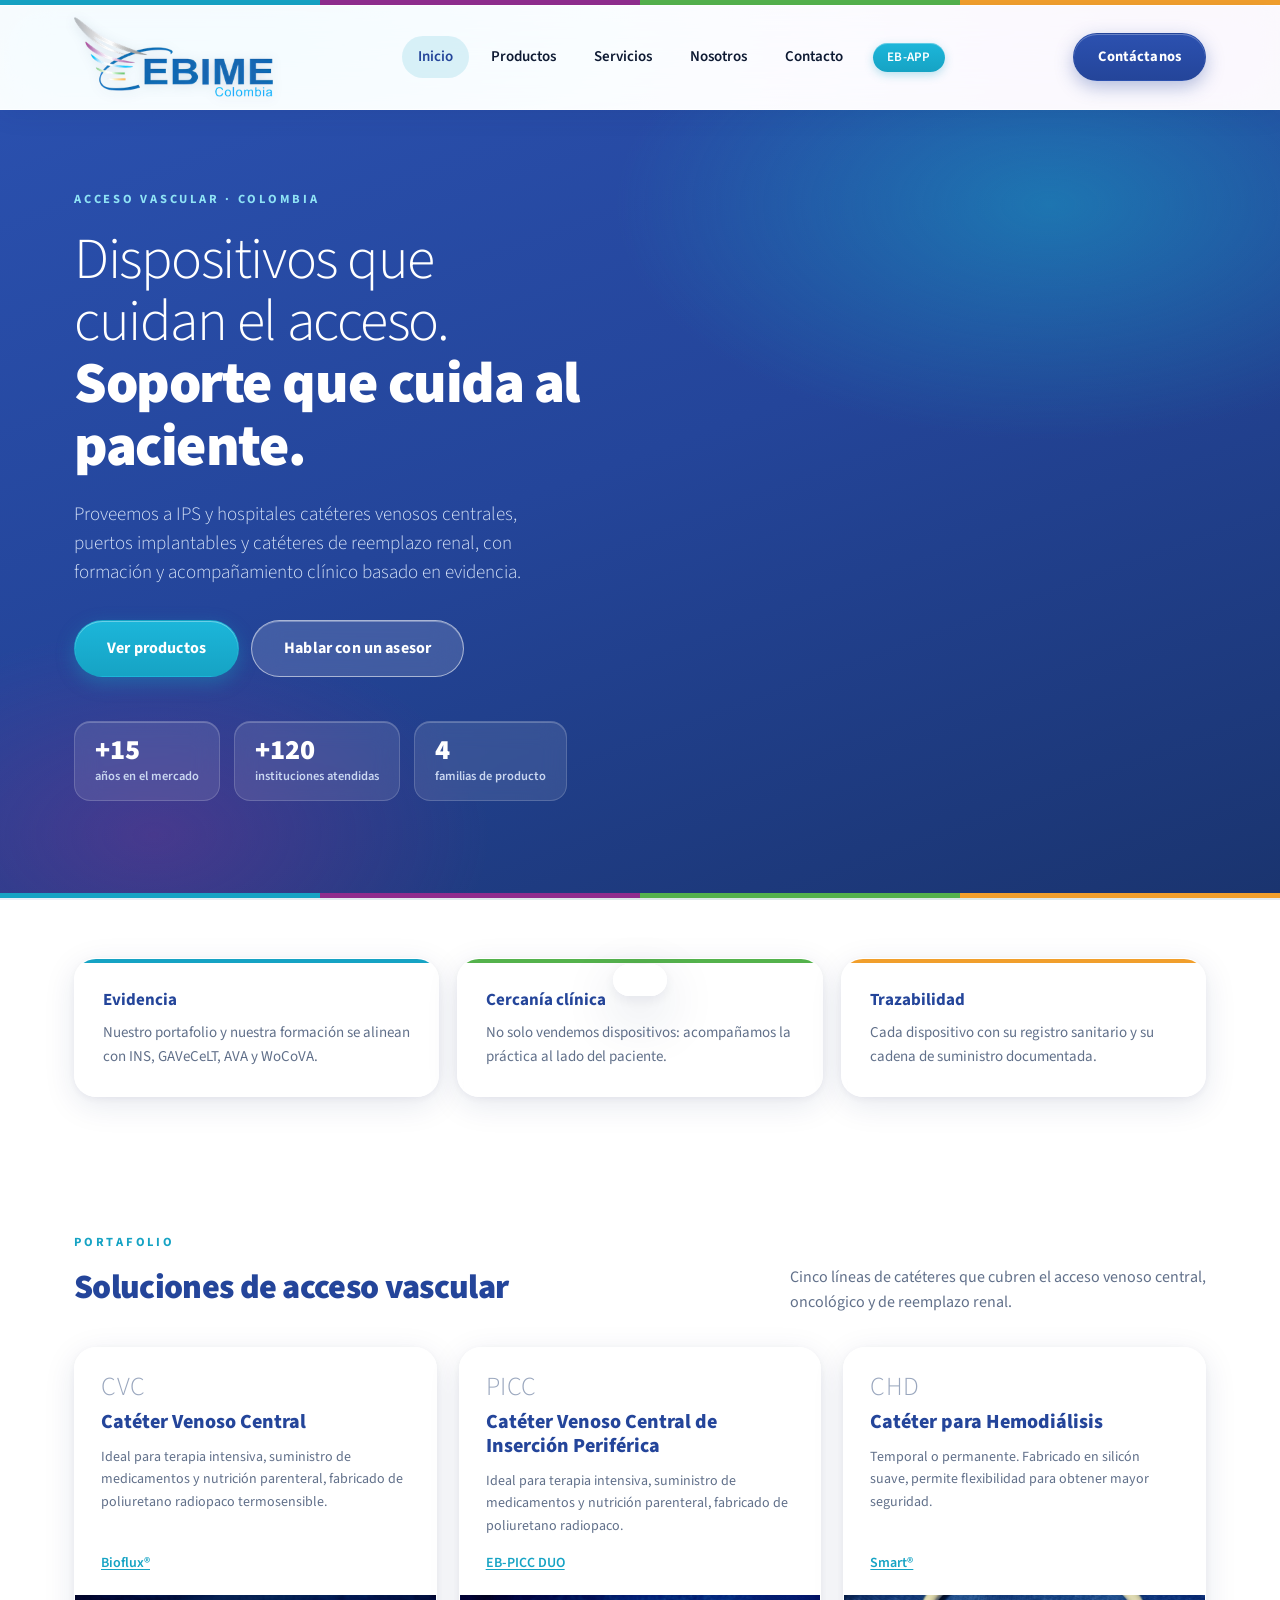
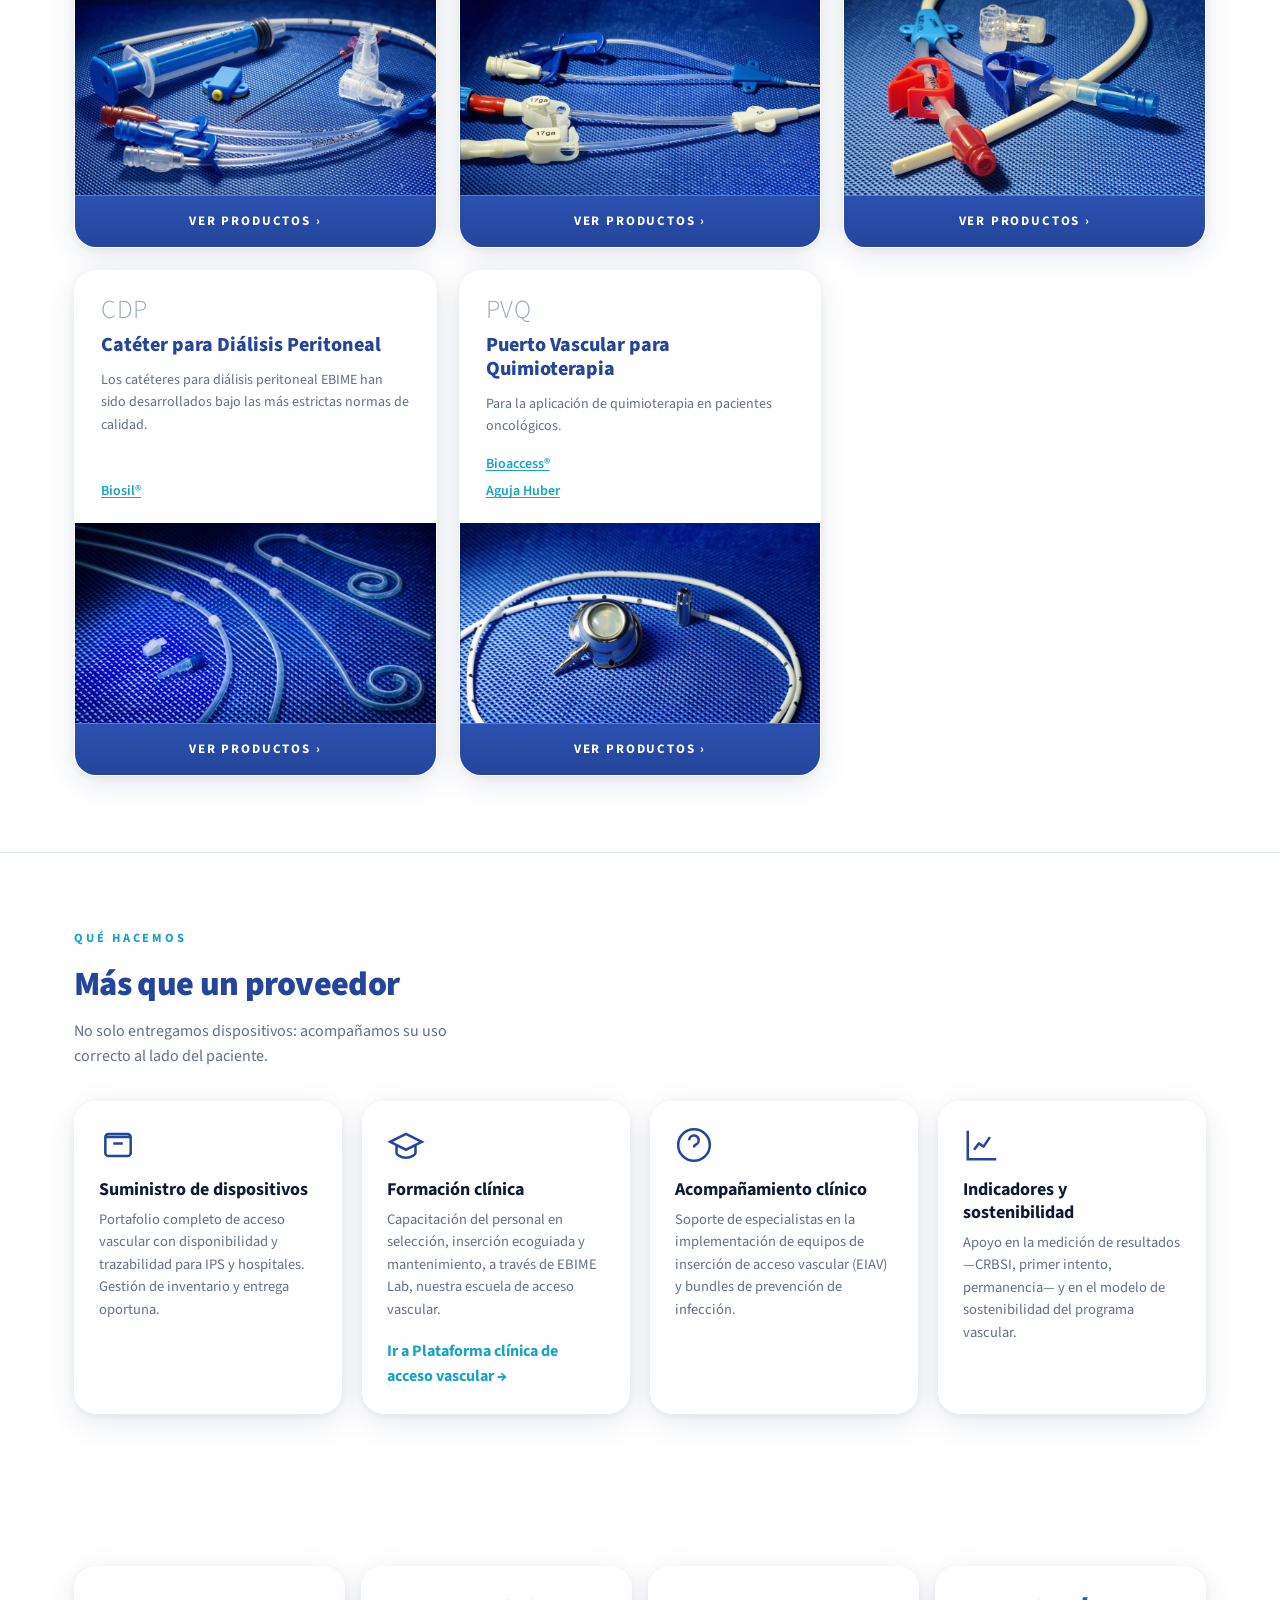
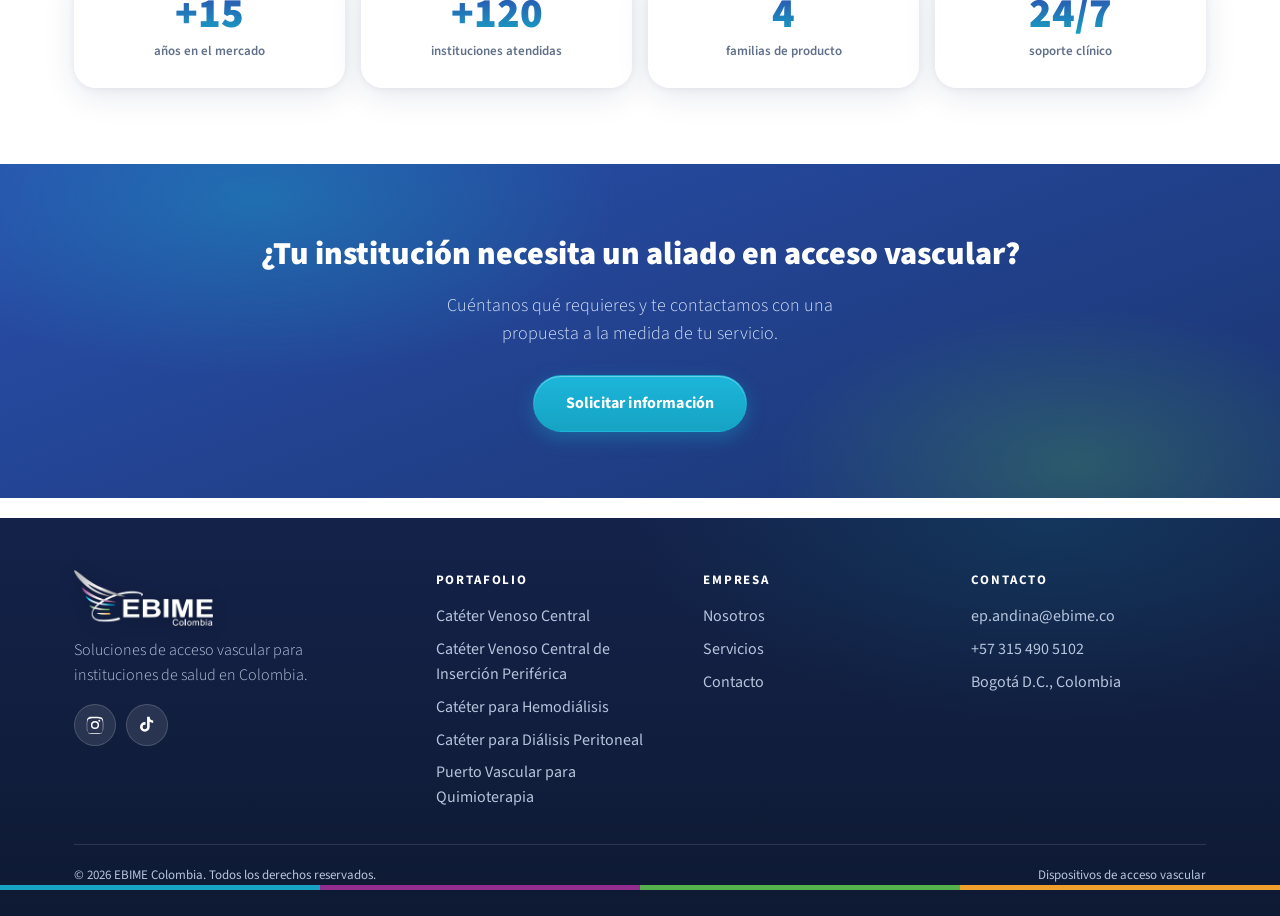
<file: index.html>
<!DOCTYPE html>
<html lang="es">
<head>
<meta charset="utf-8">
<meta name="viewport" content="width=device-width, initial-scale=1, viewport-fit=cover">
<title>EBIME Colombia — Acceso vascular</title>
<meta name="description" content="Dispositivos de acceso vascular para IPS y hospitales en Colombia: catéteres periféricos, líneas medias, PICC, centrales y puertos implantables.">
<meta name="theme-color" content="#24459A">
<link rel="icon" href="favicon.png">
<meta property="og:type" content="website">
<meta property="og:title" content="EBIME Colombia — Acceso vascular">
<meta property="og:description" content="Dispositivos que cuidan el acceso. Soporte que cuida al paciente.">
<meta property="og:image" content="og.jpg">
<meta name="twitter:card" content="summary_large_image">
<link rel="preconnect" href="https://fonts.googleapis.com">
<link rel="preconnect" href="https://fonts.gstatic.com" crossorigin>
<link href="https://fonts.googleapis.com/css2?family=Source+Sans+3:ital,wght@0,300;0,400;0,600;0,700;0,900;1,400&display=swap" rel="stylesheet">
<link rel="stylesheet" href="styles.css">
</head>
<body>
<div id="app"></div>
<div class="toast" id="toast" role="status" aria-live="polite"></div>
<script src="data.js"></script>
<script src="images.js"></script>
<script src="app.js"></script>
</body>
</html>
</file>
<file: styles.css>
:root{
  --navy:#24459A; --navy-dark:#1B3577; --navy-darker:#132A5E;
  --cyan:#16A3C4; --cyan-dark:#128FAD;
  --purple:#902D8E; --green:#54B24C; --orange:#F19F2C;
  --ink:#0E1A33; --gray:#61708A; --line:#DCE3ED; --bg:#EEF2F9; --white:#fff;
  --font:'Source Sans 3','Myriad Pro',system-ui,sans-serif;
  --wrap:1180px;
  --glass-bg:rgba(255,255,255,.62);
  --glass-bg-strong:rgba(255,255,255,.78);
  --glass-brd:rgba(255,255,255,.7);
  --glass-hi:rgba(255,255,255,.9);
  --glass-shadow:0 8px 32px rgba(20,42,94,.10),0 2px 8px rgba(20,42,94,.06);
  --glass-shadow-lg:0 20px 56px rgba(20,42,94,.16),0 4px 14px rgba(20,42,94,.08);
  --radius:22px; --radius-sm:16px; --radius-pill:999px;
}
*{box-sizing:border-box;margin:0;padding:0}
html{scroll-behavior:smooth;-webkit-text-size-adjust:100%}
body{
  font-family:var(--font);color:var(--ink);
  -webkit-font-smoothing:antialiased;line-height:1.55;
  overflow-x:hidden;
  -webkit-tap-highlight-color:transparent;
  background:
    radial-gradient(1100px 620px at 12% -8%, rgba(22,163,196,.16), transparent 60%),
    radial-gradient(1000px 560px at 92% 4%, rgba(144,45,142,.12), transparent 58%),
    radial-gradient(1200px 700px at 60% 108%, rgba(84,178,76,.12), transparent 60%),
    linear-gradient(180deg,#F3F6FC,#EAEFF8);
  background-attachment:fixed;min-height:100vh;
}
a{color:inherit;text-decoration:none}
img{max-width:100%;display:block}
.wrap{max-width:var(--wrap);margin:0 auto;padding:0 24px}
:focus-visible{outline:2px solid var(--cyan);outline-offset:2px}

.rule{display:flex;height:5px;width:100%;position:relative;z-index:2}
.rule span{flex:1}
.rule .a{background:var(--cyan)} .rule .b{background:var(--purple)}
.rule .c{background:var(--green)} .rule .d{background:var(--orange)}

.btn{
  display:inline-flex;align-items:center;justify-content:center;gap:8px;
  font-family:var(--font);font-weight:700;font-size:14.5px;
  padding:12px 24px;border-radius:var(--radius-pill);border:1px solid transparent;
  cursor:pointer;transition:transform .2s cubic-bezier(.4,0,.2,1),box-shadow .2s,background .2s,filter .2s;
  position:relative;overflow:hidden;letter-spacing:.01em;
}
.btn:active{transform:scale(.97)}
.btn-solid{background:linear-gradient(180deg,#2C51B0,#24459A);color:#fff;box-shadow:0 6px 18px rgba(36,69,154,.34),inset 0 1px 0 rgba(255,255,255,.28)}
.btn-solid:hover{filter:brightness(1.06);box-shadow:0 10px 26px rgba(36,69,154,.42),inset 0 1px 0 rgba(255,255,255,.34)}
.btn-cyan{background:linear-gradient(180deg,#1CB6DA,#16A3C4);color:#fff;box-shadow:0 6px 18px rgba(22,163,196,.36),inset 0 1px 0 rgba(255,255,255,.34)}
.btn-cyan:hover{filter:brightness(1.06);box-shadow:0 10px 26px rgba(22,163,196,.46),inset 0 1px 0 rgba(255,255,255,.4)}
.btn-ghost{background:var(--glass-bg);backdrop-filter:blur(16px) saturate(160%);-webkit-backdrop-filter:blur(16px) saturate(160%);border-color:rgba(36,69,154,.28);color:var(--navy);box-shadow:inset 0 1px 0 var(--glass-hi),0 2px 10px rgba(20,42,94,.08)}
.btn-ghost:hover{background:var(--glass-bg-strong);border-color:rgba(36,69,154,.5)}
.btn-outline{background:rgba(255,255,255,.14);backdrop-filter:blur(14px);-webkit-backdrop-filter:blur(14px);border-color:rgba(255,255,255,.55);color:#fff;box-shadow:inset 0 1px 0 rgba(255,255,255,.3)}
.btn-outline:hover{background:rgba(255,255,255,.24)}
.btn-lg{padding:15px 32px;font-size:16px}
.btn-block{width:100%}

.eyebrow{font-size:12.5px;font-weight:700;letter-spacing:.22em;text-transform:uppercase}

header{position:sticky;top:0;z-index:60}
.header-inner{background:var(--glass-bg-strong);backdrop-filter:blur(24px) saturate(180%);-webkit-backdrop-filter:blur(24px) saturate(180%);border-bottom:1px solid rgba(255,255,255,.6);box-shadow:0 1px 0 rgba(255,255,255,.7) inset,0 6px 24px rgba(20,42,94,.07)}
.nav{display:flex;align-items:center;justify-content:space-between;height:104px;gap:24px}
.nav .logo img{height:80px;filter:drop-shadow(0 2px 6px rgba(20,42,94,.12))}
.nav-links{display:flex;gap:6px;list-style:none;align-items:center}
.nav-links a{font-weight:600;font-size:15px;padding:9px 16px;border-radius:var(--radius-pill);transition:background .18s,color .18s;color:var(--ink)}
.nav-links a:hover{color:var(--navy);background:rgba(36,69,154,.08)}
.nav-links a.active{color:var(--navy);background:rgba(22,163,196,.14)}
.nav-actions{display:flex;gap:10px;align-items:center}
.menu-btn{display:none;background:none;border:0;font-size:26px;color:var(--navy);cursor:pointer;line-height:1}
.mobile-menu{display:none;flex-direction:column;background:var(--glass-bg-strong);backdrop-filter:blur(24px) saturate(180%);-webkit-backdrop-filter:blur(24px) saturate(180%);border-bottom:1px solid rgba(255,255,255,.6)}
.mobile-menu.open{display:flex}
.mobile-menu a{padding:15px 32px;border-bottom:1px solid rgba(220,227,237,.6);font-weight:600;cursor:pointer}
.mobile-menu .mm-cta{margin:14px 20px 18px;padding:14px 24px;border-bottom:0;text-align:center;color:#fff;border-radius:var(--radius-pill)}

.hero{position:relative;color:#fff;overflow:hidden;background:radial-gradient(700px 380px at 82% 12%, rgba(22,163,196,.5), transparent 62%),radial-gradient(560px 340px at 12% 92%, rgba(144,45,142,.34), transparent 60%),linear-gradient(160deg,#2A50AE,#24459A 46%,#1A346F)}
.hero::after{content:"";position:absolute;inset:0;background:radial-gradient(1200px 400px at 50% -30%, rgba(255,255,255,.14), transparent 60%);pointer-events:none}
.hero .eyebrow{color:#8FE3F5;margin-bottom:20px}
.hero h1{font-weight:300;font-size:clamp(38px,5vw,58px);line-height:1.07;letter-spacing:-.025em;margin-bottom:22px}
.hero h1 b{display:block;font-weight:900}
.hero p.lead{font-size:19px;font-weight:300;color:#D3E0F6;max-width:46ch;margin-bottom:32px}
.hero-cta{display:flex;gap:12px;flex-wrap:wrap}
.trust{display:flex;gap:14px;margin-top:44px;flex-wrap:wrap}
.trust div{display:flex;flex-direction:column;padding:14px 20px;border-radius:var(--radius-sm);background:rgba(255,255,255,.1);backdrop-filter:blur(12px);-webkit-backdrop-filter:blur(12px);border:1px solid rgba(255,255,255,.16);box-shadow:inset 0 1px 0 rgba(255,255,255,.22)}
.trust b{font-size:28px;font-weight:900;line-height:1}
.trust span{font-size:12.5px;color:#C9D6F0;font-weight:600;margin-top:3px}

section.block{padding:76px 0;position:relative}
.sec-head{margin-bottom:32px}
.sec-head .eyebrow{color:var(--cyan);margin-bottom:10px}
.sec-head h2{font-size:34px;font-weight:900;letter-spacing:-.02em;color:var(--navy)}
.sec-head p{color:var(--gray);font-size:16px;max-width:52ch;margin-top:8px}

.glass{background:var(--glass-bg);backdrop-filter:blur(20px) saturate(170%);-webkit-backdrop-filter:blur(20px) saturate(170%);border:1px solid var(--glass-brd);border-radius:var(--radius);box-shadow:var(--glass-shadow),inset 0 1px 0 var(--glass-hi)}

.pillars{padding:60px 0}
.pillar-grid{display:grid;grid-template-columns:repeat(3,1fr);gap:18px}
.pillar{padding:28px;border-radius:var(--radius);background:var(--glass-bg);backdrop-filter:blur(20px) saturate(170%);-webkit-backdrop-filter:blur(20px) saturate(170%);border:1px solid var(--glass-brd);box-shadow:var(--glass-shadow),inset 0 1px 0 var(--glass-hi);position:relative;overflow:hidden}
.pillar::before{content:"";position:absolute;top:0;left:0;right:0;height:4px;border-radius:var(--radius) var(--radius) 0 0}
.pillar:nth-child(1)::before{background:var(--cyan)}
.pillar:nth-child(2)::before{background:var(--green)}
.pillar:nth-child(3)::before{background:var(--orange)}
.pillar h3{font-size:17px;font-weight:700;color:var(--navy);margin-bottom:8px}
.pillar p{font-size:15px;color:var(--gray)}

.filters{display:flex;gap:8px;flex-wrap:wrap;margin-bottom:28px}
.chip{font-family:var(--font);font-size:14px;font-weight:600;cursor:pointer;padding:9px 18px;border-radius:var(--radius-pill);background:var(--glass-bg);backdrop-filter:blur(14px) saturate(160%);-webkit-backdrop-filter:blur(14px) saturate(160%);border:1px solid var(--glass-brd);color:var(--gray);transition:.18s;display:flex;align-items:center;gap:8px;box-shadow:inset 0 1px 0 var(--glass-hi)}
.chip .dot{width:9px;height:9px;border-radius:50%}
.chip:hover{color:var(--navy);border-color:rgba(36,69,154,.3)}
.chip.active{background:linear-gradient(180deg,#2C51B0,#24459A);border-color:transparent;color:#fff;box-shadow:0 4px 14px rgba(36,69,154,.3)}

.cards{display:grid;grid-template-columns:repeat(3,1fr);gap:20px}
.card{background:var(--glass-bg);backdrop-filter:blur(20px) saturate(170%);-webkit-backdrop-filter:blur(20px) saturate(170%);border:1px solid var(--glass-brd);border-radius:var(--radius);overflow:hidden;display:flex;flex-direction:column;box-shadow:var(--glass-shadow),inset 0 1px 0 var(--glass-hi);transition:transform .25s cubic-bezier(.4,0,.2,1),box-shadow .25s}
.card:hover{transform:translateY(-4px);box-shadow:var(--glass-shadow-lg),inset 0 1px 0 var(--glass-hi)}
.card .spine{height:4px}
.card-body{padding:24px;display:flex;flex-direction:column;flex:1}
.card .cat{font-size:11px;font-weight:700;letter-spacing:.16em;text-transform:uppercase;margin-bottom:12px}
.card h3{font-size:18px;font-weight:700;line-height:1.28;margin-bottom:8px;color:var(--ink)}
.card p{font-size:14.5px;color:var(--gray);margin-bottom:18px;flex:1}
.card .meta{display:flex;gap:12px;align-items:center;font-size:13px;color:var(--gray);font-weight:600;padding-top:14px;border-top:1px solid rgba(220,227,237,.7)}
.card .meta .lvl{margin-left:auto;font-size:11px;letter-spacing:.1em;text-transform:uppercase;color:var(--navy);font-weight:700}
.badge-free{font-size:11px;font-weight:700;color:var(--green);text-transform:uppercase;letter-spacing:.08em}

.detail-hero{position:relative;color:#fff;overflow:hidden;background:radial-gradient(600px 320px at 88% 10%, rgba(22,163,196,.42), transparent 60%),linear-gradient(160deg,#2A50AE,#24459A 50%,#1A346F)}
.detail-hero .cat{font-size:12.5px;font-weight:700;letter-spacing:.22em;text-transform:uppercase;margin-bottom:14px}
.detail-hero h1{font-size:clamp(28px,4vw,42px);font-weight:900;line-height:1.1;margin-bottom:14px}
.detail-hero .lead{font-size:18px;font-weight:300;color:#D3E0F6;max-width:60ch}

.ref{font-family:var(--font);font-size:12px;font-weight:700;letter-spacing:.06em;color:var(--navy);background:rgba(36,69,154,.09);border-radius:var(--radius-pill);padding:3px 12px;display:inline-block;margin-bottom:10px}
.brand-pill{font-size:12px;font-weight:800;letter-spacing:.04em;border:1.5px solid;border-radius:var(--radius-pill);padding:3px 14px}
.ptag{font-size:11px;font-weight:700;letter-spacing:.04em;text-transform:uppercase;border:1.5px solid;border-radius:var(--radius-pill);padding:3px 11px}

.field-group{margin-bottom:16px}
label.lb{display:block;font-size:14px;font-weight:600;margin-bottom:6px}
.inp{width:100%;font-family:var(--font);font-size:16px;padding:13px 16px;border:1px solid var(--glass-brd);border-radius:14px;background:rgba(255,255,255,.7);backdrop-filter:blur(8px);-webkit-backdrop-filter:blur(8px);transition:border-color .18s,box-shadow .18s}
.inp:focus{outline:none;border-color:var(--cyan);box-shadow:0 0 0 4px rgba(22,163,196,.16)}
.grid2{display:grid;grid-template-columns:1fr 1fr;gap:14px}

.stats{display:grid;grid-template-columns:repeat(4,1fr);gap:16px;text-align:center}
.stat{padding:26px 16px;border-radius:var(--radius);background:var(--glass-bg);backdrop-filter:blur(20px) saturate(170%);-webkit-backdrop-filter:blur(20px) saturate(170%);border:1px solid var(--glass-brd);box-shadow:var(--glass-shadow),inset 0 1px 0 var(--glass-hi)}
.stat b{display:block;font-size:42px;font-weight:900;line-height:1;background:linear-gradient(180deg,#2C51B0,#16A3C4);-webkit-background-clip:text;background-clip:text;-webkit-text-fill-color:transparent;color:var(--navy)}
.stat span{font-size:13px;color:var(--gray);font-weight:600;margin-top:6px;display:block}

.services-list{display:flex;flex-direction:column;gap:14px;max-width:820px}
.service-row{display:flex;gap:20px;padding:26px;border-radius:var(--radius);background:var(--glass-bg);backdrop-filter:blur(20px) saturate(170%);-webkit-backdrop-filter:blur(20px) saturate(170%);border:1px solid var(--glass-brd);box-shadow:var(--glass-shadow),inset 0 1px 0 var(--glass-hi)}
.service-ico{width:58px;height:58px;border-radius:18px;display:flex;align-items:center;justify-content:center;flex:none;box-shadow:inset 0 1px 0 rgba(255,255,255,.6)}
.service-ico svg{width:28px;height:28px}
.service-row h3{font-size:18px;font-weight:700;color:var(--navy);margin-bottom:6px}
.service-row p{color:var(--gray);font-size:15px;margin-bottom:8px}

.np-grid{display:grid;grid-template-columns:1fr 1fr;gap:16px;margin-bottom:16px}
.np{display:flex;gap:16px;padding:24px;border-radius:var(--radius);background:var(--glass-bg);backdrop-filter:blur(20px) saturate(170%);-webkit-backdrop-filter:blur(20px) saturate(170%);border:1px solid var(--glass-brd);box-shadow:var(--glass-shadow),inset 0 1px 0 var(--glass-hi)}
.np-b{width:46px;height:46px;border-radius:14px;display:flex;align-items:center;justify-content:center;font-weight:900;font-size:20px;flex:none;box-shadow:inset 0 1px 0 rgba(255,255,255,.6)}
.np h3{font-size:17px;font-weight:700;color:var(--navy);margin-bottom:4px}
.np p{font-size:15px;color:var(--gray)}

.contact-grid{display:grid;grid-template-columns:1.4fr 1fr;gap:24px;align-items:start}
.aside-card{padding:26px;border-radius:var(--radius);margin-bottom:18px;background:var(--glass-bg);backdrop-filter:blur(20px) saturate(170%);-webkit-backdrop-filter:blur(20px) saturate(170%);border:1px solid var(--glass-brd);box-shadow:var(--glass-shadow),inset 0 1px 0 var(--glass-hi)}
.aside-card h3{font-size:13px;font-weight:700;text-transform:uppercase;letter-spacing:.14em;color:var(--navy);margin-bottom:12px}
.aside-card p{font-size:15px;color:var(--gray)}
.err{background:rgba(241,159,44,.14);border:1px solid rgba(241,159,44,.4);padding:11px 14px;font-size:14px;border-radius:12px;margin-bottom:16px}

.prod-grid{display:grid;grid-template-columns:repeat(3,1fr);gap:22px}
.prod-card{cursor:pointer;color:inherit;text-decoration:none;background:var(--glass-bg-strong);backdrop-filter:blur(22px) saturate(175%);-webkit-backdrop-filter:blur(22px) saturate(175%);border:1px solid var(--glass-brd);border-radius:var(--radius);overflow:hidden;display:flex;flex-direction:column;box-shadow:var(--glass-shadow),inset 0 1px 0 var(--glass-hi);transition:transform .25s cubic-bezier(.4,0,.2,1),box-shadow .25s}
.prod-card:hover{transform:translateY(-5px);box-shadow:var(--glass-shadow-lg),inset 0 1px 0 var(--glass-hi)}
.prod-top{padding:26px 26px 20px;flex:1;display:flex;flex-direction:column}
.prod-code{font-size:26px;font-weight:300;color:#9AA7BE;letter-spacing:.02em;line-height:1;margin-bottom:10px}
.prod-name{font-size:20px;font-weight:800;color:var(--navy);line-height:1.2;margin-bottom:12px}
.prod-desc{font-size:14px;color:var(--gray);line-height:1.6;margin-bottom:16px;flex:1}
.prod-brands{display:flex;flex-direction:column;gap:6px}
.prod-brand{font-size:14px;font-weight:600;color:var(--cyan);text-decoration:underline;text-underline-offset:2px;width:fit-content}
.prod-brand:hover{color:var(--cyan-dark)}
.prod-img{height:200px;background-size:cover;background-position:center;background-color:#E7EAF3}
.prod-cta{display:block;background:linear-gradient(180deg,#2C51B0,#24459A);color:#fff;text-align:center;font-weight:700;font-size:13px;letter-spacing:.14em;text-transform:uppercase;padding:16px;transition:filter .18s;box-shadow:inset 0 1px 0 rgba(255,255,255,.24)}
.prod-cta:hover{filter:brightness(1.08)}

.faq details{border-radius:var(--radius-sm);margin-bottom:12px;overflow:hidden;background:var(--glass-bg);backdrop-filter:blur(18px);-webkit-backdrop-filter:blur(18px);border:1px solid var(--glass-brd);box-shadow:var(--glass-shadow)}
.faq summary{padding:18px 20px;font-weight:700;cursor:pointer;list-style:none;display:flex;align-items:center;gap:12px}
.faq summary::-webkit-details-marker{display:none}
.faq summary .pm{margin-left:auto;color:var(--cyan);font-size:22px;transition:.2s;line-height:1}
.faq details[open] summary .pm{transform:rotate(45deg)}
.faq .fa{padding:0 20px 20px;color:var(--gray);font-size:15.5px;line-height:1.65}

.cta-band{position:relative;color:#fff;text-align:center;padding:66px 24px;overflow:hidden;background:radial-gradient(600px 300px at 20% 10%, rgba(22,163,196,.4), transparent 60%),radial-gradient(500px 260px at 84% 90%, rgba(84,178,76,.28), transparent 60%),linear-gradient(160deg,#2A50AE,#1A346F)}
.cta-band h2{font-size:32px;font-weight:900;margin-bottom:12px}
.cta-band p{color:#D3E0F6;font-size:18px;font-weight:300;max-width:48ch;margin:0 auto 28px}

.inst-grid{display:grid;grid-template-columns:repeat(auto-fit,minmax(260px,1fr));gap:20px}
.inst{padding:28px;text-align:center;border-radius:var(--radius);background:var(--glass-bg);backdrop-filter:blur(20px) saturate(170%);-webkit-backdrop-filter:blur(20px) saturate(170%);border:1px solid var(--glass-brd);box-shadow:var(--glass-shadow),inset 0 1px 0 var(--glass-hi)}
.inst .av{width:88px;height:88px;border-radius:50%;margin:0 auto 16px;background:linear-gradient(135deg,var(--navy),var(--cyan));display:flex;align-items:center;justify-content:center;color:#fff;font-size:30px;font-weight:900}
.inst h3{font-size:18px;font-weight:700;color:var(--navy)}
.inst .cred{font-size:13px;color:var(--cyan);font-weight:600;margin:4px 0 10px}
.inst p{font-size:14.5px;color:var(--gray)}

footer{position:relative;color:#B7C4DC;padding:52px 0 26px;margin-top:20px;background:radial-gradient(700px 340px at 82% 0%, rgba(22,163,196,.16), transparent 60%),linear-gradient(180deg,#14224A,#0E1A33)}
.foot-grid{display:grid;grid-template-columns:1.4fr 1fr 1fr 1fr;gap:32px;margin-bottom:34px}
footer h4{color:#fff;font-size:13px;letter-spacing:.14em;text-transform:uppercase;margin-bottom:14px;font-weight:700}
footer ul{list-style:none;display:flex;flex-direction:column;gap:8px}
footer a{cursor:pointer}
footer a:hover{color:var(--cyan)}
.foot-brand img{height:56px;margin-bottom:12px;filter:drop-shadow(0 2px 8px rgba(0,0,0,.3))}
.foot-brand p{max-width:34ch;font-weight:300}
.foot-bottom{border-top:1px solid rgba(255,255,255,.12);padding-top:20px;display:flex;justify-content:space-between;gap:16px;flex-wrap:wrap;font-size:13px}

.toast{position:fixed;bottom:24px;left:50%;transform:translateX(-50%) translateY(120px);background:var(--glass-bg-strong);backdrop-filter:blur(24px) saturate(180%);-webkit-backdrop-filter:blur(24px) saturate(180%);color:var(--ink);padding:15px 26px;border-radius:var(--radius-pill);font-weight:700;font-size:15px;box-shadow:var(--glass-shadow-lg),inset 0 1px 0 var(--glass-hi);border:1px solid var(--glass-brd);transition:transform .35s cubic-bezier(.34,1.56,.64,1);z-index:100;max-width:90vw}
.toast.show{transform:translateX(-50%) translateY(0)}

.empty{padding:48px 24px;text-align:center;border-radius:var(--radius);background:var(--glass-bg);backdrop-filter:blur(18px);-webkit-backdrop-filter:blur(18px);border:1px solid var(--glass-brd);box-shadow:var(--glass-shadow)}
.empty p{color:var(--gray);margin-bottom:18px}
.prev{color:var(--cyan)}

@media(max-width:960px){
  .cards,.prod-grid{grid-template-columns:repeat(2,1fr)}
  .pillar-grid{grid-template-columns:1fr}
  .detail-hero .wrap{display:block}
  .foot-grid{grid-template-columns:1fr 1fr}
  .stats{grid-template-columns:repeat(2,1fr)}
  .np-grid,.contact-grid{grid-template-columns:1fr}
  section.block{padding:56px 0}
}

/* ===== TABLET / MÓVIL GRANDE ===== */
@media(max-width:680px){
  .nav-links,.nav-actions .btn{display:none}
  .menu-btn{display:block}
  .cards,.prod-grid{grid-template-columns:1fr}
  .sec-head h2{font-size:26px}
  .sec-head p{font-size:15px}
  .foot-grid{grid-template-columns:1fr 1fr}
  .grid2{grid-template-columns:1fr}
  .nav{height:76px}
  .nav .logo img{height:52px}
  .hero h1{font-size:clamp(30px,8vw,40px)}
  .hero p.lead{font-size:17px}
  .trust{gap:8px;margin-top:32px}
  .trust div{padding:10px 14px;flex:1;min-width:calc(33% - 8px)}
  .trust b{font-size:22px}
  .trust span{font-size:11px}
  section.block{padding:48px 0}
  .cta-band{padding:52px 20px}
  .cta-band h2{font-size:26px}
  .cta-band p{font-size:16px}
  .service-row{flex-direction:row;gap:16px;padding:20px}
  .service-ico{width:48px;height:48px;border-radius:14px}
  .service-ico svg{width:24px;height:24px}
  .stat{padding:20px 12px}
  .stat b{font-size:34px}
  .detail-hero h1{font-size:clamp(26px,7vw,36px)}
}

/* ===== MÓVIL ===== */
@media(max-width:560px){
  .wrap{padding:0 22px}
  .prod-grid,.cards{grid-template-columns:1fr;gap:16px}
  .nav .logo img{height:46px}
  .nav{height:72px}
  .foot-grid{grid-template-columns:1fr;gap:26px}
  .stats{grid-template-columns:repeat(2,1fr);gap:12px}
  .hero{padding-bottom:8px}
  .hero-cta{gap:10px}
  .hero-cta .btn{flex:1;min-width:calc(50% - 5px)}
  .btn-lg{padding:14px 22px;font-size:15px}
  .sec-head h2{font-size:24px}
  .card-body,.prod-top{padding:20px}
  .prod-img{height:180px}
  .pillar{padding:22px}
  .service-row h3{font-size:17px}
  .foot-bottom{flex-direction:column;gap:8px}
  .toast{bottom:16px;font-size:14px;padding:13px 20px;width:calc(100% - 32px);text-align:center}
}

/* ===== MÓVIL ESTRECHO ===== */
@media(max-width:380px){
  .hero h1{font-size:28px}
  .trust div{min-width:calc(50% - 4px)}
  .hero-cta .btn{min-width:100%}
  .sec-head h2{font-size:22px}
}

/* En móvil, reducir la intensidad del blur mejora el rendimiento (GPU) */
@media(max-width:680px) and (hover:none){
  .card,.prod-card,.pillar,.stat,.service-row,.np,.aside-card,.header-inner,.mobile-menu{
    backdrop-filter:blur(14px) saturate(150%);
    -webkit-backdrop-filter:blur(14px) saturate(150%);
  }
  /* el fondo fijo causa parpadeos/lag al hacer scroll en iOS: lo soltamos */
  body{background-attachment:scroll}
  /* desactivar el hover-lift en pantallas táctiles (no aplica y puede trabar) */
  .card:hover,.prod-card:hover{transform:none}
}

@supports not ((backdrop-filter:blur(1px)) or (-webkit-backdrop-filter:blur(1px))){
  .card,.prod-card,.pillar,.stat,.service-row,.np,.aside-card,.chip,.btn-ghost,.header-inner,.mobile-menu,.toast,.glass,.empty,.faq details{background:rgba(255,255,255,.95)!important}
}

/* ===== Acciones de producto, botón pequeño ===== */
.prod-actions{display:flex;gap:8px;flex-wrap:wrap;margin-top:auto}
.btn-sm{padding:9px 16px;font-size:13px}
.prod-img-click{cursor:zoom-in;position:relative}
.zoom-badge{position:absolute;top:10px;right:10px;width:32px;height:32px;border-radius:50%;
  background:var(--glass-bg-strong);backdrop-filter:blur(10px);-webkit-backdrop-filter:blur(10px);
  border:1px solid var(--glass-brd);display:flex;align-items:center;justify-content:center;
  font-size:15px;color:var(--navy);box-shadow:var(--glass-shadow);opacity:0;transition:opacity .2s}
.prod-img-click:hover .zoom-badge{opacity:1}

/* ===== Lightbox ===== */
.lightbox{position:fixed;inset:0;z-index:200;display:flex;align-items:center;justify-content:center;
  padding:24px;background:rgba(14,26,51,.72);backdrop-filter:blur(16px) saturate(160%);
  -webkit-backdrop-filter:blur(16px) saturate(160%);opacity:0;pointer-events:none;
  transition:opacity .28s cubic-bezier(.4,0,.2,1)}
.lightbox.show{opacity:1;pointer-events:auto}
.lb-fig{max-width:min(1100px,94vw);max-height:88vh;display:flex;flex-direction:column;align-items:center;
  transform:scale(.94);transition:transform .3s cubic-bezier(.34,1.4,.64,1)}
.lightbox.show .lb-fig{transform:scale(1)}
.lb-img{max-width:100%;max-height:80vh;border-radius:var(--radius);object-fit:contain;
  box-shadow:0 30px 80px rgba(0,0,0,.5);border:1px solid rgba(255,255,255,.14);background:#0b1428}
.lb-cap{margin-top:16px;color:#fff;font-weight:600;font-size:16px;text-align:center;
  background:var(--glass-bg-strong);backdrop-filter:blur(14px);-webkit-backdrop-filter:blur(14px);
  padding:8px 20px;border-radius:var(--radius-pill);border:1px solid var(--glass-brd)}
.lb-close{position:absolute;top:20px;right:24px;width:46px;height:46px;border-radius:50%;border:1px solid rgba(255,255,255,.2);
  background:rgba(255,255,255,.14);backdrop-filter:blur(14px);-webkit-backdrop-filter:blur(14px);
  color:#fff;font-size:20px;cursor:pointer;transition:background .18s;display:flex;align-items:center;justify-content:center}
.lb-close:hover{background:rgba(255,255,255,.28)}
@media(max-width:560px){
  .lb-close{top:12px;right:12px}
  .prod-actions .btn-sm{flex:1;text-align:center}
}

/* ===== Botón WhatsApp ===== */
.btn-wa{background:linear-gradient(180deg,#2ADE7B,#25D366);color:#fff;gap:9px;
  box-shadow:0 6px 18px rgba(37,211,102,.34),inset 0 1px 0 rgba(255,255,255,.3)}
.btn-wa:hover{filter:brightness(1.05);box-shadow:0 10px 26px rgba(37,211,102,.44),inset 0 1px 0 rgba(255,255,255,.36)}
.btn-wa svg{flex:none}

/* ===== Redes sociales ===== */
.social{display:flex;gap:10px;flex-wrap:wrap}
.social-ico{width:42px;height:42px;border-radius:50%;display:flex;align-items:center;justify-content:center;
  transition:transform .18s,background .18s;flex:none}
.social-ico svg{width:20px;height:20px}
/* En footer (fondo oscuro) */
footer .social-ico{background:rgba(255,255,255,.1);color:#fff;border:1px solid rgba(255,255,255,.16)}
footer .social-ico:hover{background:var(--cyan);transform:translateY(-2px)}
/* En tarjeta de contacto (fondo claro) */
.aside-card .social-ico{background:rgba(36,69,154,.08);color:var(--navy);border:1px solid var(--glass-brd)}
.aside-card .social-ico:hover{background:var(--navy);color:#fff;transform:translateY(-2px)}
.foot-brand .social{margin-top:16px}

/* ===== Pestaña EB-APP en el menú ===== */
.nav-ebapp{display:inline-flex;align-items:center;justify-content:center;line-height:1;
  font-weight:800;font-size:13px !important;letter-spacing:.02em;color:#fff !important;
  background:linear-gradient(180deg,#1CB6DA,#16A3C4);
  padding:8px 14px !important;border-radius:var(--radius-pill);margin-left:8px;
  box-shadow:0 3px 10px rgba(22,163,196,.3),inset 0 1px 0 rgba(255,255,255,.3);transition:filter .18s,transform .18s}
.nav-ebapp:hover{filter:brightness(1.08);transform:translateY(-1px);background:linear-gradient(180deg,#1CB6DA,#16A3C4) !important}
.nav-ebapp-m{color:var(--cyan) !important;font-weight:800 !important}

/* ===== Pop-up EB-APP ===== */
.ebapp-popup{position:fixed;inset:0;z-index:210;display:flex;align-items:center;justify-content:center;padding:24px;
  background:rgba(14,26,51,.6);backdrop-filter:blur(14px) saturate(150%);-webkit-backdrop-filter:blur(14px) saturate(150%);
  opacity:0;pointer-events:none;transition:opacity .3s cubic-bezier(.4,0,.2,1)}
.ebapp-popup.show{opacity:1;pointer-events:auto}
.ebapp-modal{position:relative;max-width:460px;width:100%;border-radius:var(--radius);overflow:hidden;
  background:radial-gradient(500px 260px at 90% 8%, rgba(22,163,196,.5), transparent 60%),
    radial-gradient(360px 220px at 6% 100%, rgba(144,45,142,.34), transparent 60%),
    linear-gradient(155deg,#2A50AE,#24459A 55%,#1A346F);
  color:#fff;padding:38px 32px 32px;
  box-shadow:0 30px 80px rgba(0,0,0,.4),inset 0 1px 0 rgba(255,255,255,.14);
  transform:scale(.92) translateY(10px);transition:transform .35s cubic-bezier(.34,1.4,.64,1)}
.ebapp-popup.show .ebapp-modal{transform:scale(1) translateY(0)}
.ebapp-close{position:absolute;top:14px;right:14px;width:36px;height:36px;border-radius:50%;
  background:rgba(255,255,255,.14);border:1px solid rgba(255,255,255,.2);color:#fff;font-size:16px;cursor:pointer;
  display:flex;align-items:center;justify-content:center;transition:background .18s}
.ebapp-close:hover{background:rgba(255,255,255,.28)}
.ebapp-modal-badge{display:inline-block;font-size:11.5px;font-weight:800;letter-spacing:.14em;text-transform:uppercase;
  background:rgba(255,255,255,.14);border:1px solid rgba(255,255,255,.22);padding:5px 14px;border-radius:var(--radius-pill);
  margin-bottom:16px;color:#8FE3F5}
.ebapp-modal h3{font-size:25px;font-weight:900;line-height:1.15;margin-bottom:12px;letter-spacing:-.02em}
.ebapp-modal p{font-size:16px;font-weight:300;color:#D3E0F6;margin-bottom:24px;line-height:1.6}
.ebapp-modal-actions{display:flex;gap:10px;flex-wrap:wrap}
.ebapp-modal-actions .btn-ghost{background:rgba(255,255,255,.12);border-color:rgba(255,255,255,.3);color:#fff}
.ebapp-modal-actions .btn-ghost:hover{background:rgba(255,255,255,.2)}
@media(max-width:480px){
  .ebapp-modal{padding:32px 22px 26px}
  .ebapp-modal h3{font-size:22px}
  .ebapp-modal-actions .btn{flex:1;text-align:center;justify-content:center}
}
</file>
